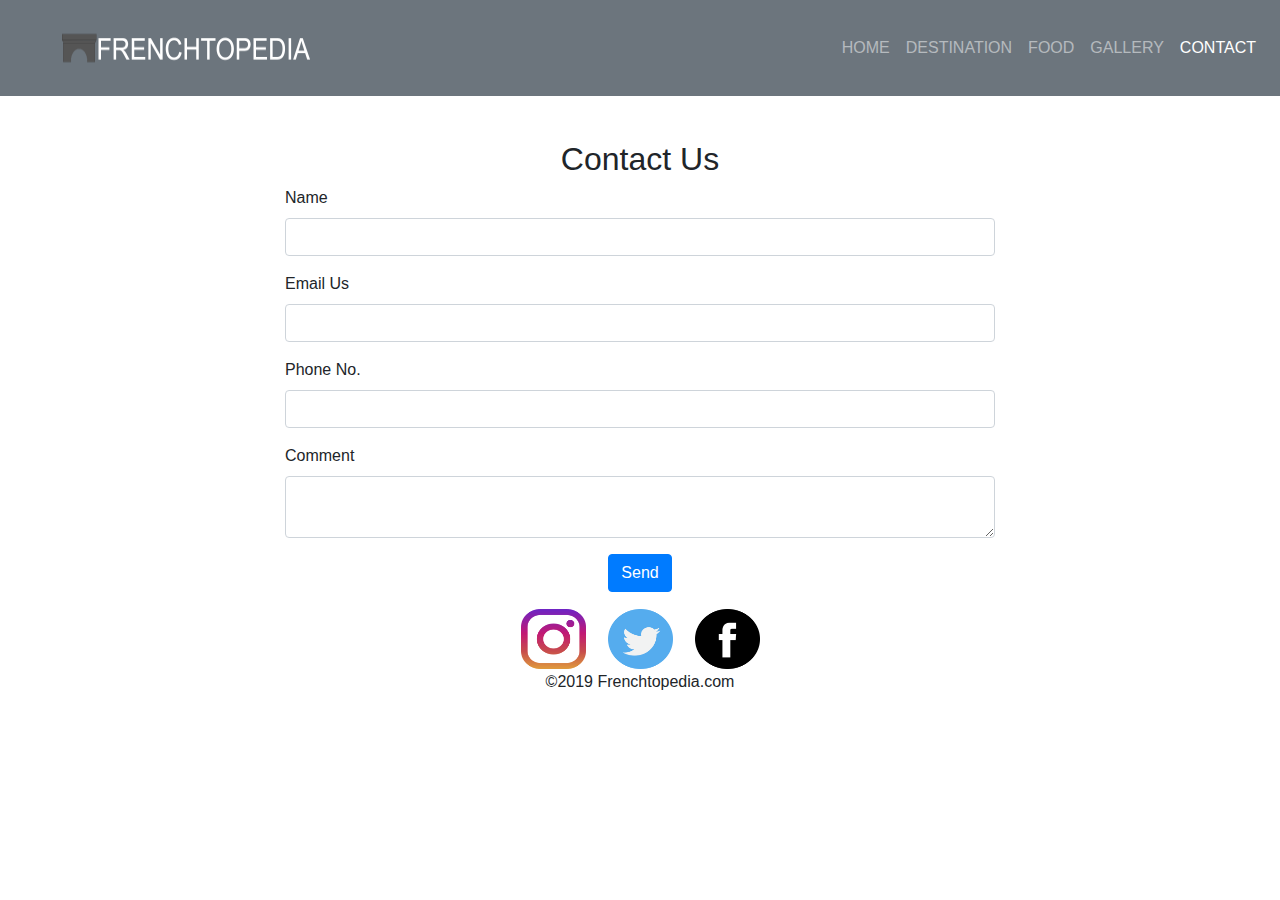
<file: contact.html>
<!DOCTYPE html>
<html lang="en">
  <head>
    <meta charset="utf-8">
    <meta name="viewport" content="width=device-width, initial-scale=1">
    <title>Frenchtopedia</title>
	  <link rel="stylesheet"href="bootstrap.min.css">
	  <script src="jquery.min.js"></script>
	  <script src="popper.min.js"></script>
	  <script src="bootstrap.min.js"></script>
	  <link rel="stylesheet"href="contact.css">
	</head>
	<body class="container-fluid">
		<div class="mynav">
		<nav class=" navbar navbar-expand-md navbar-dark bg-secondary fixed-top">
			<div class="container-fluid">
				<a class="navbar-brand" href="index.html"><img src="FRENCH.png"></a></div>
				<button class="navbar-toggler"type="button"data-toggle="collapse"data-target="#navbarResponsive">
					<span class="navbar-toggler-icon"></span>
			</button>
			<div class="collapse navbar-collapse"id="navbarResponsive">
				<ul class="navbar-nav">
					<li class="nav-item "><a class="nav-link"class="highlight" href="index.html">Home</a></li>
                    <li class="nav-item "><a class="nav-link"href="destination.html">Destination</a></li>
                    <li class="nav-item "><a class="nav-link"href="food.html">Food</a></li>
                    <li class="nav-item "><a class="nav-link"href="Image Gallery.html">Gallery</a></li>
                    <li class="nav-item active"><a class="nav-link"href="contact.html">Contact</a></li>
                </ul>
			   </div>
		</nav>
  	</div>
  	<div class="container">
  		<div class="row">
  			<div class="col-sm-12">
  				<div class="headerText-text-center">
  					<center><h2>Contact Us</h2></center>
  				</div>
  			</div>
  		</div>
  		<div class="clearfix">
  			<div class="offset-sm-2 col-sm-8">
  				<form>
  					<div class="form-group">
  						<label>Name</label>	
  						<input type="text"name=""class="form-control">
  					</div>
  					<div class="form-group">
  						<label>Email Us</label>	
  						<input type="text"name=""class="form-control">
  					</div>
  					<div class="form-group">
  						<label>Phone No.</label>	
  						<input type="text"name=""class="form-control">
  					</div>
  					<div class="form-group">
  						<label>Comment</label>	
  						<textarea class="form-control textarea"name=""></textarea>
  					</div>
  					<div class="form-group">
  						<center><button class="btn btn-primary">Send</button></center>
  					</div>
  				</form>
  			</div>
  		</div>
  		<footer>
  			<div class="container">
  				<div class="row">
  					<div class="col-sm-12">
  						<center><table>
  							<tr>
  								<td>
  									<img src="all-image/instagram.png">
  								</td>
  								<td>
  									<img src="all-image/twitter.png">
  								</td>
  								<td>
  									<img src="all-image/fb.png">
  								</td>
  							</tr>
  						</table></center>
  						<center>&copy;2019 Frenchtopedia.com</center>
  					</div>
  				</div>
  			</div>
  		</footer>
</body>
</html>
</file>
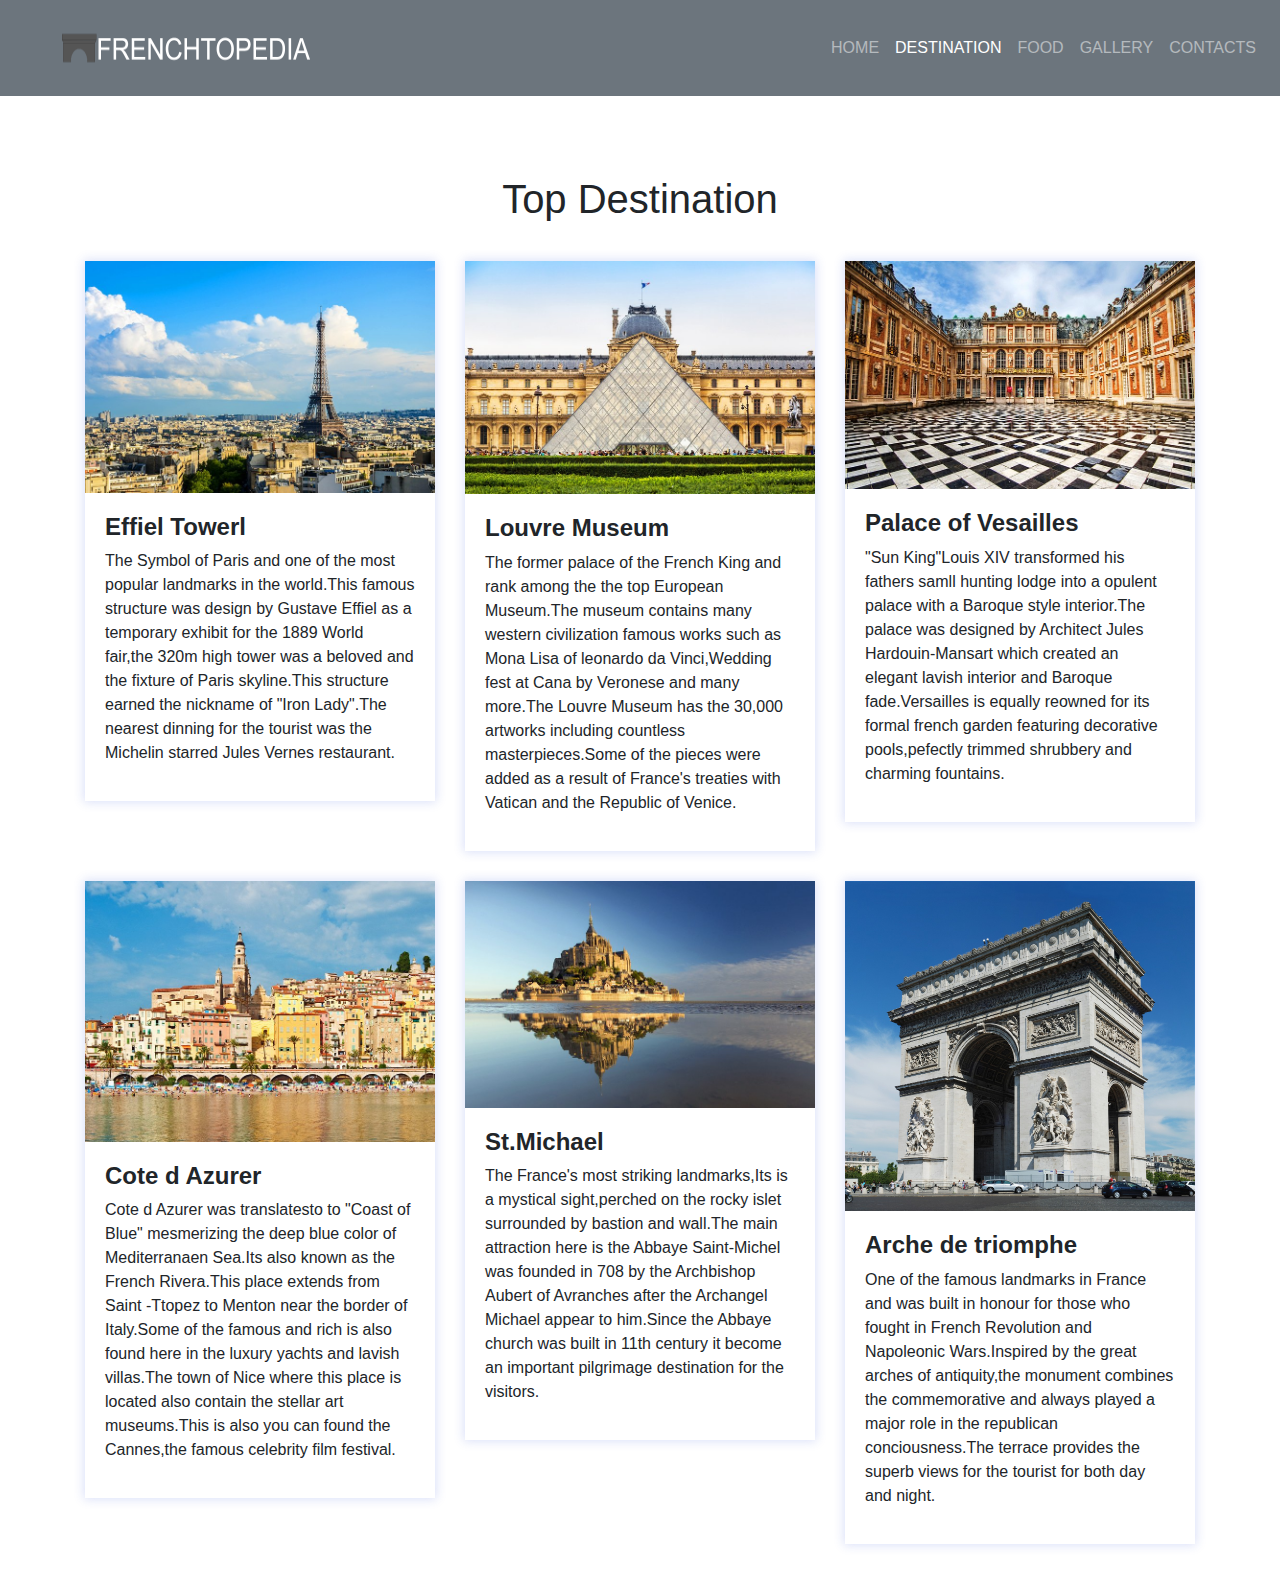
<file: destination.html>
<!DOCTYPE html>
<html lang="en">
  <head>
    <meta charset="utf-8">
    <meta name="viewport" content="width=device-width, initial-scale=1">
 <title>Frenchtopedia</title>
	  <link rel="stylesheet"href="bootstrap.min.css">
	  <script src="jquery.min.js"></script>
	  <script src="popper.min.js"></script>
	  <script src="bootstrap.min.js"></script>
	  <link rel="stylesheet"href="destination.css">
	</head>
	<body class="container-fluid">
		<div class="mynav">
		<nav class=" navbar navbar-expand-md navbar-dark bg-secondary fixed-top">
			<div class="container-fluid">
				<a class="navbar-brand" href="index.html"><img src="FRENCH.png"></a></div>
				<button class="navbar-toggler"type="button"data-toggle="collapse"data-target="#navbarResponsive">
					<span class="navbar-toggler-icon"></span>
			</button>
			<div class="collapse navbar-collapse"id="navbarResponsive">
				<ul class="navbar-nav">
					<li class="nav-item "><a class="nav-link"href="index.html">Home</a></li>
            <li class="nav-item active"><a class="nav-link"href="destination.html">Destination</a></li>
            <li class="nav-item "><a class="nav-link"href="food.html">Food</a></li>
            <li class="nav-item "><a class="nav-link"href="Image Gallery.html">Gallery</a></li>
            <li class="nav-item "><a class="nav-link"href="contact.html">Contacts</a></li>
                             
				</ul>
			</div>
		</nav>
      </div>

     	 <div class="desti">
      		<h1>Top Destination</h1>
      		<div class="container">
      		<div class="row">
      			<div class=col-md-4>
      				<div class="desti-box">
      				  <div class="desti-img">
      					<img src="all-image/mytower.jpg">
      				  </div>
      				     <div  class="desti-details">
      				       <h4>Effiel Towerl</h4>
      				       <p> The Symbol of Paris and one of the most popular landmarks in the world.This famous structure was design by Gustave Effiel as a temporary exhibit for the 1889 World fair,the 320m high tower was a beloved and the fixture of Paris skyline.This structure earned the nickname of "Iron Lady".The nearest dinning for the tourist was the Michelin starred Jules Vernes restaurant.</p>
      			       </div>
      		        </div>
     	 	</div>
                
      		 	<div class=col-md-4>
      				<div class="desti-box">
      				  <div class="desti-img">
      					<img src="all-image/louvre museum.jpg">
      				  <div  class="desti-details">
      				      <h4>Louvre Museum</h4>
      				      <p> The former palace of the French King and rank among the the top European Museum.The museum contains many western civilization famous works such as Mona Lisa of leonardo da Vinci,Wedding fest at Cana by Veronese and many more.The Louvre Museum has the 30,000 artworks including countless masterpieces.Some of the pieces were added as a result of France's treaties with Vatican and the Republic of Venice. </p>
                </div>
      			   </div>
      		    </div>
     	 	</div>
                
     	 		<div class="col-md-4">
     	 			<div class="desti-box">
     	 			  <div class="desti-img">
     	 				<img src="all-image/versailless.jpg">
      				  </div>
      				  <div  class="desti-details">
      				      <h4>Palace of Vesailles </h4>
      				      <p>"Sun King"Louis XIV transformed his fathers samll hunting lodge into a opulent palace with a Baroque style interior.The palace was designed by Architect Jules Hardouin-Mansart which created an elegant lavish interior and Baroque fade.Versailles is equally reowned for its formal french garden featuring decorative pools,pefectly trimmed shrubbery and charming fountains.</p>
                        </div>
     	 		   </div>
     	 	    </div>
                 
      	 	<div class="col-md-4">
      	 		<div class="desti-box">
     	 			<div class="desti-img">
     	 				<img src="all-image/cote%20d%20azure.jpg">
      				</div>
      					<div  class="desti-details">
      						<h4>Cote d Azurer </h4>
      						<p>Cote d Azurer was translatesto to "Coast of Blue" mesmerizing the deep blue color of Mediterranaen Sea.Its also known as the French Rivera.This place extends from Saint -Ttopez to Menton near the border of Italy.Some of the famous and rich is also found here in the luxury yachts and lavish villas.The town of Nice where this place is located also contain the stellar art museums.This is also you can found the Cannes,the famous celebrity film festival.</p>
      				</div>
     	 		</div>
     	 	</div>
             
     	 	<div class="col-md-4">
      	 		<div class="desti-box">
     	 			<div class="desti-img">
     	 				<img src="all-image/st.michael.jpg">
      				</div>
      					<div  class="desti-details">
      						<h4>St.Michael </h4>
      						<p>The France's most striking landmarks,Its is a mystical sight,perched on the rocky islet surrounded by bastion and wall.The main attraction here is the Abbaye Saint-Michel was founded in 708 by the Archbishop Aubert of Avranches after the Archangel Michael appear to him.Since the Abbaye church was built in 11th century it become an important pilgrimage destination for the visitors.</p>
      				</div>
     	 		</div>
     	 	</div>
             
            <div class="col-md-4">
      	 		<div class="desti-box">
     	 			<div class="desti-img">
     	 				<img src="all-image/arche.jpg">
      				</div>
      					<div  class="desti-details">
      						<h4>Arche de triomphe</h4>
      						<p>One of the famous landmarks in France and was built in honour for those who fought in French Revolution and Napoleonic Wars.Inspired by the great arches of antiquity,the monument combines the commemorative and always played a major role in the republican conciousness.The terrace provides the superb views for the tourist for both day and night.</p>
      				</div>
     	 		</div>
     	 	</div>
             
                
      	  </div>
     	</div>
    </div>
    <script src="jquery.min.js"></script>
  </body>
</html>
</file>
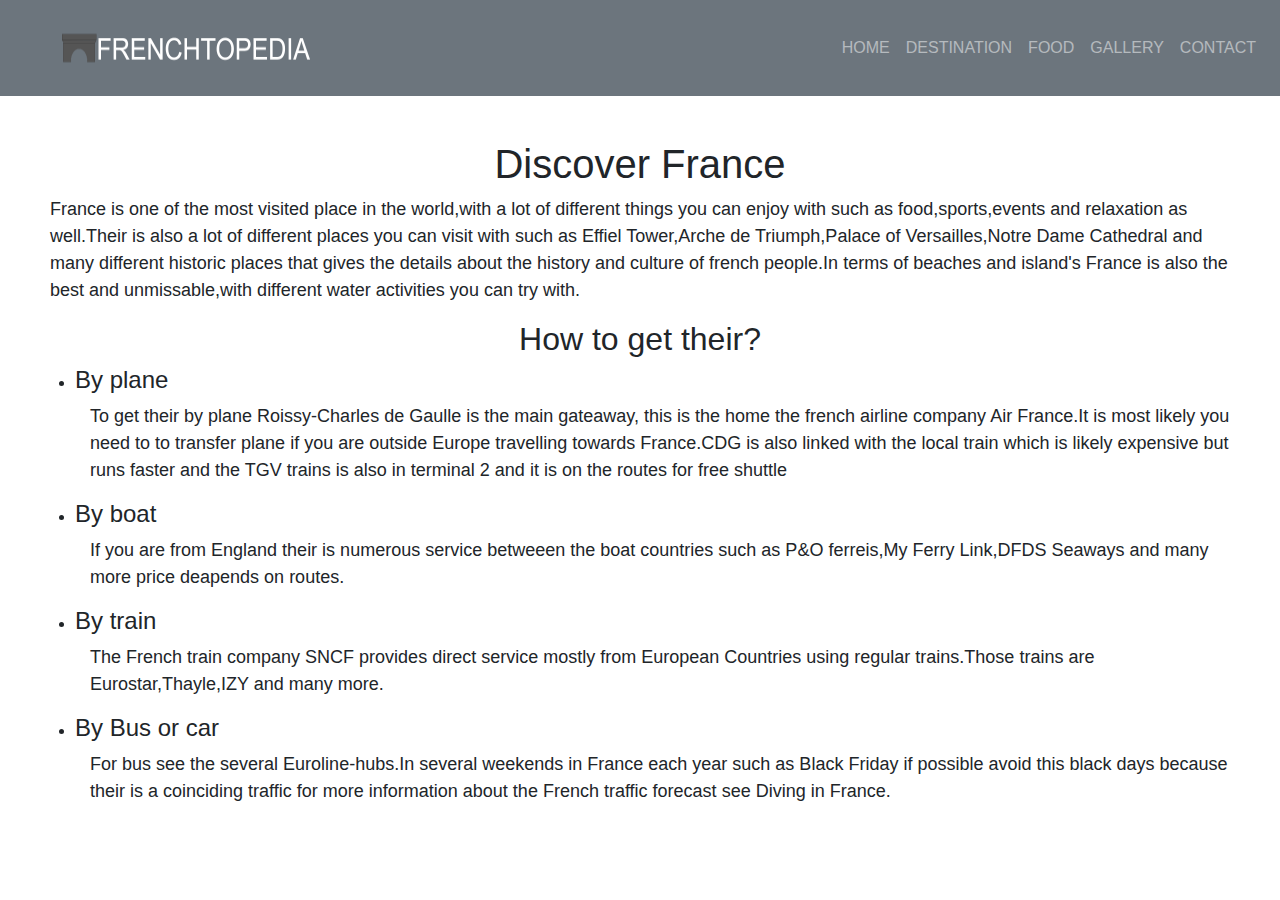
<file: discover.html>
<!DOCTYPE html>
<html lang="en">
  <head>
    <meta charset="utf-8">
    <meta name="viewport" content="width=device-width, initial-scale=1">
 <title>Frenchtopedia</title>
	  <link rel="stylesheet"href="bootstrap.min.css">
	  <script src="jquery.min.js"></script>
	  <script src="popper.min.js"></script>
	  <script src="bootstrap.min.js"></script>
	  <link rel="stylesheet"href="discover.css">
    
	</head>
	<body class="container-fluid">
		<div class="mynav">
		<nav class=" navbar navbar-expand-md navbar-dark bg-secondary fixed-top">
			<div class="container-fluid">
				<a class="navbar-brand" href="index.html"><img src="FRENCH.png"></a></div>
				<button class="navbar-toggler"type="button"data-toggle="collapse"data-target="#navbarResponsive">
					<span class="navbar-toggler-icon"></span>
			</button>
			<div class="collapse navbar-collapse"id="navbarResponsive">
				<ul class="navbar-nav">
					<li class="nav-item"><a class="nav-link"href="index.html">Home</a></li>
                    <li class="nav-item "><a class="nav-link"href="destination.html">Destination</a></li>
                    <li class="nav-item "><a class="nav-link"href="food.html">Food</a></li>
                    <li class="nav-item "><a class="nav-link"href="Image%20Gallery.html">Gallery</a></li>
                    <li class="nav-item "><a class="nav-link"href="contact.html">Contact</a></li>
                     
				</ul>
			</div>
		</nav>
      </div>
      <div id="disco">
      	<center><h1>Discover France</h1></center>
      	<p class="container-fluid">France is one of the most visited place in the world,with a lot of different things you can enjoy with such as food,sports,events and relaxation as well.Their is also a lot of different places you can visit with such as Effiel Tower,Arche de Triumph,Palace of Versailles,Notre Dame Cathedral and many different historic places that gives the details about the history and culture of french people.In terms of beaches and island's France is also the best and unmissable,with different water activities you can try with.
      	 </p>
      	<center><h2>How to get their?</h2></center>
      	<ul>
      	<li><h4>By plane</h4>
      	<p class="container-fluid">To get their by plane Roissy-Charles de Gaulle is the main gateaway, this is the home the french airline company Air France.It is most likely you need to to transfer plane  if you are outside Europe travelling towards France.CDG is also linked with the local train which is likely expensive but runs faster and the TGV trains is also in terminal 2 and it is on the routes for free shuttle</p></li>
      	<li><h4>By boat</h4>
      	<p class="container-fluid">If you are from England their is numerous service betweeen the boat countries such as P&O ferreis,My Ferry Link,DFDS Seaways and many more price deapends on routes.</p></li>
      	<li><h4>By train</h4>
      	<p class="container-fluid">The French train company SNCF provides direct service mostly from European Countries using regular trains.Those trains are Eurostar,Thayle,IZY and many more.</p></li>
      	<li><h4>By Bus or car</h4>
      	<p class="container-fluid">For bus see the several Euroline-hubs.In several weekends in France each year such as Black Friday if possible avoid this black days because their is a coinciding traffic for more information about the French traffic forecast see Diving in France.</p></li>
      </ul>
      </div>
	<script src="jquery.min.js"></script>
  </body>
</html>
</file>
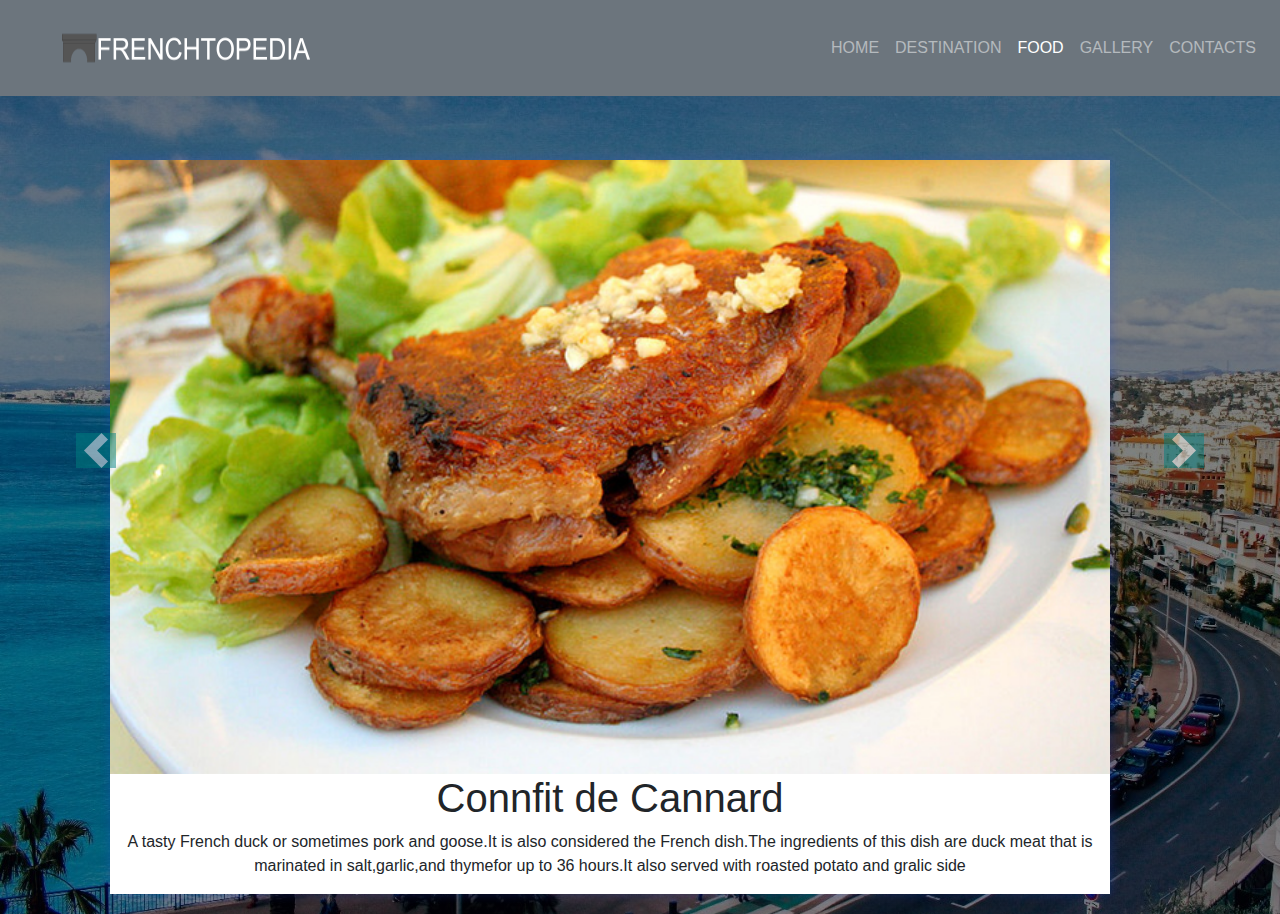
<file: food.html>
<!DOCTYPE html>
<html lang="en">
  <head>
    <meta charset="utf-8">
    <meta name="viewport" content="width=device-width, initial-scale=1">
    <title>Frenchtopedia</title>
	  <link rel="stylesheet"href="bootstrap.min.css">
	  <script src="jquery.min.js"></script>
	  <script src="popper.min.js"></script>
	  <script src="bootstrap.min.js"></script>
	  <link rel="stylesheet"href="food.css">
	</head>
	<body class="container">
		<div class="mynav">
		<nav class=" navbar navbar-expand-md navbar-dark bg-secondary fixed-top">
			<div class="container-fluid">
				<a class="navbar-brand" href="index.html"><img src="FRENCH.png"></a></div>
				<button class="navbar-toggler"type="button"data-toggle="collapse"data-target="#navbarResponsive">
					<span class="navbar-toggler-icon"></span>
			</button>
			<div class="collapse navbar-collapse"id="navbarResponsive">
				<ul class="navbar-nav">
					         <li class="nav-item "><a class="nav-link"class="highlight" href="index.html">Home</a></li>
                    <li class="nav-item "><a class="nav-link"href="destination.html">Destination</a></li>
                    <li class="nav-item active"><a class="nav-link"href="food.html">Food</a></li>
                    <li class="nav-item "><a class="nav-link"href="Image Gallery.html">Gallery</a></li>
                    <li class="nav-item "><a class="nav-link"href="contact.html">Contacts</a></li>
                </ul>
			   </div>
		</nav>
  </div>
  <div class="container">
   <div id="slides"class="carousel slide"data-ride="carousel" style="margin-top: 50px;">
      <ul class="carousel-indicators">
        <li data-target="#slides" data-slide-to="0"class="active"></li>
        <li data-target="#slides" data-slide-to="1"></li>
        <li data-target="#slides" data-slide-to="2"></li>
        <li data-target="#slides" data-slide-to="3"></li>
        <li data-target="#slides" data-slide-to="4"></li>
       </ul>
      <center><div class="carousel-inner">
        <div class="carousel-item active"style="max-width: 1000px;">
          <img src="food-images/1.jpg" class="img-fluid"style="width:100%;">
          <div class="carousel-text">
          	<center><h1>Connfit de Cannard</h1></center>
          	<center><p>A tasty French duck or sometimes pork and goose.It is also considered the French dish.The ingredients of this dish are duck meat that is marinated in salt,garlic,and thymefor up to 36 hours.It also served with roasted potato and gralic side</p></center>
          </div>
        </div>
        <div class ="carousel-item "style="max-width: 1000px;">
          <img src="food-images/2.jpg"style="width:100%"class="img-fluid">
           <div class="carousel-text">
          	<center><h1>Cassoulet</h1></center>
          	<center><p>Cassoulet is a comfort dish of white beans slowly stewed with meat typically duck,porkor or goose,and mutton.</p></center>
          </div>
        </div>
        <div class="carousel-item" style="max-width: 1000px;">
          <img src="food-images/3.jpg"style="width:100%"class="img-fluid">
          <div class="carousel-text">
          	<center><h1>Soup à l'oignon</h1></center>
          	<center><p>It is a traditional French soup made of onions ,beef stock,croutonsand melted cheese.It was typically a poor dish way back as the Romans.The current version was trace back in 18th century.</p></center>
          </div>
        </div>
        <div class="carousel-item" style="max-width: 1000px;">
          <img src="food-images/8.jpg"style="width:100%;"class="img-fluid">
          <div class="carousel-text">
          	<center><h1>Nicoise Salad</h1></center>
          	<center><p>This food serve as a side dish or light meal on its own,its typically acombination of fresh tomatoes,lettuce,boiled eggs,tuna,green benas,Nicoise Cailltier olives and anchoves.</p></center>
          </div>
        </div>

        <div class="carousel-item" style="max-width: 1000px;">
         <div class="carousel-image">
          <img src="food-images/10.jpg"style="width:100%;"class="img-fluid">
      	</div>
          <div class="carousel-text">
          	<center><h1>Ratatouille</h1></center>
          	<center><p>It is a stewed vegetable recipe that can be served as a side dish meal or stuffing for other dishes such crepes and omellets.</p></center> 
          </div>
      </div>
    </div>
  </div>

 
            
      <div class="control"><a class="carousel-control-prev"href="#slides"role="button"data-slide="prev">
        <span class="carousel-control-prev-icon"aria-hidden="true"></span></a></div>
      <div class="controller"><a class="carousel-control-next"href="#slides"role="button"data-slide="next">
        <span class="carousel-control-next-icon"aria-hidden="true"></span></a></div>
    </div>
  </div>


    <script src="jquery.min.js"></script>
  </body>
</html>
</file>
<file: contact.css>
body{
    font-family: sans-serif;
}
.mynav{
    width:auto;
    height:90px;
    padding-bottom: 10px;
    margin-bottom: 50px; 
    text-transform: uppercase;
}
.mynav img{
    width:300px;
    height:70px; 
}
.container td img{
	width:65px;
	height:60px;
	margin-right:10px;
	margin-left:10px;
}
</file>
<file: destination.css>
body{
    font-family: sans-serif;
  

}
.mynav{
    width:auto;
    height:90px;
    padding-bottom: 10px;
    margin-bottom: 50px;
    text-transform: uppercase;
}
.mynav img{
    width:300px;
    height:70px; 
}
.desti{
    padding-top: 30px;
    background: white;


}
h1{
    margin-top:5px;
    text-align: center;
    padding-bottom: 30px;
}
.desti-img img{
    width:100%;

}
.desti-details{
    padding: 20px;
   
}
.desti-details h4{
    font-weight: 600;
}
.desti-box{
    box-shadow: 0 0 10px 1px rgba(37,73,214,0.18);
    margin-bottom: 30px;
    overflow: hidden;
}
input.toggle{
    position: absolute;
    width:50px;
    height: 50px;
    bottom: 20px;
    right:20px;
    outline: none;
    z-index: 10;
}
input{
    opacity: 0;
}
.toggle{
    pointer-events: none;
    border-radius: 50%;
    background: white;
    transition: 0.5s;
    text-align: center;
    line-height: 50px;
    font-size: 36px;
    box-shadow: 0 0 0 0px #fff;
}
input:checked~.toggle{
    box-shadow: 0 0 0 0px #fff;
}
</file>
<file: discover.css>
body{
    font-family: sans-serif;
}
.mynav{
    width:auto;
    height:90px;
    padding-bottom: 10px;
    margin-bottom: 50px; 
    text-transform: uppercase;
}
.mynav img{
    width:300px;
    height:70px; 
}
#disco{
    background: white;
    margin-top:50px;
    margin-left:20px;
    margin-right:20px;
}
#disco p{
    font-size: 18px;
   
}
footer{
    margin-top:200px;
}
</file>
<file: food.css>
body{
   background-image:linear-gradient(rgba(0,10,0,0.5),rgba(0,0,10,0.5)),url(all-image/background.jpg);
    font-family: sans-serif;
}
.mynav{
    width:auto;
    height:90px;
    padding-bottom: 10px;
    margin-bottom: 20px; 
    text-transform: uppercase;
}
.mynav img{
    width:300px;
    height:70px; 
}
.carousel-item{
    margin:20px 10px 20px 10px;
    box-shadow: 0 0 10px 1px rgba(37,73,224,0.25);
    width:1000px;
    position: center;
    background: #fff;
    position: center;
}


.carousel-control-prev-icon{
    background-color: teal;
    height:35px;
    width:40px;
    position:absolute;
}
.carousel-control-next-icon{
    background-color: teal;
     height:35px;
    width:40px;
    position:absolute;
}
.carousel-image{
    width:1200px;
    height:500px;
}
.carousel-text{
    background-color: #fff;
}
</file>
